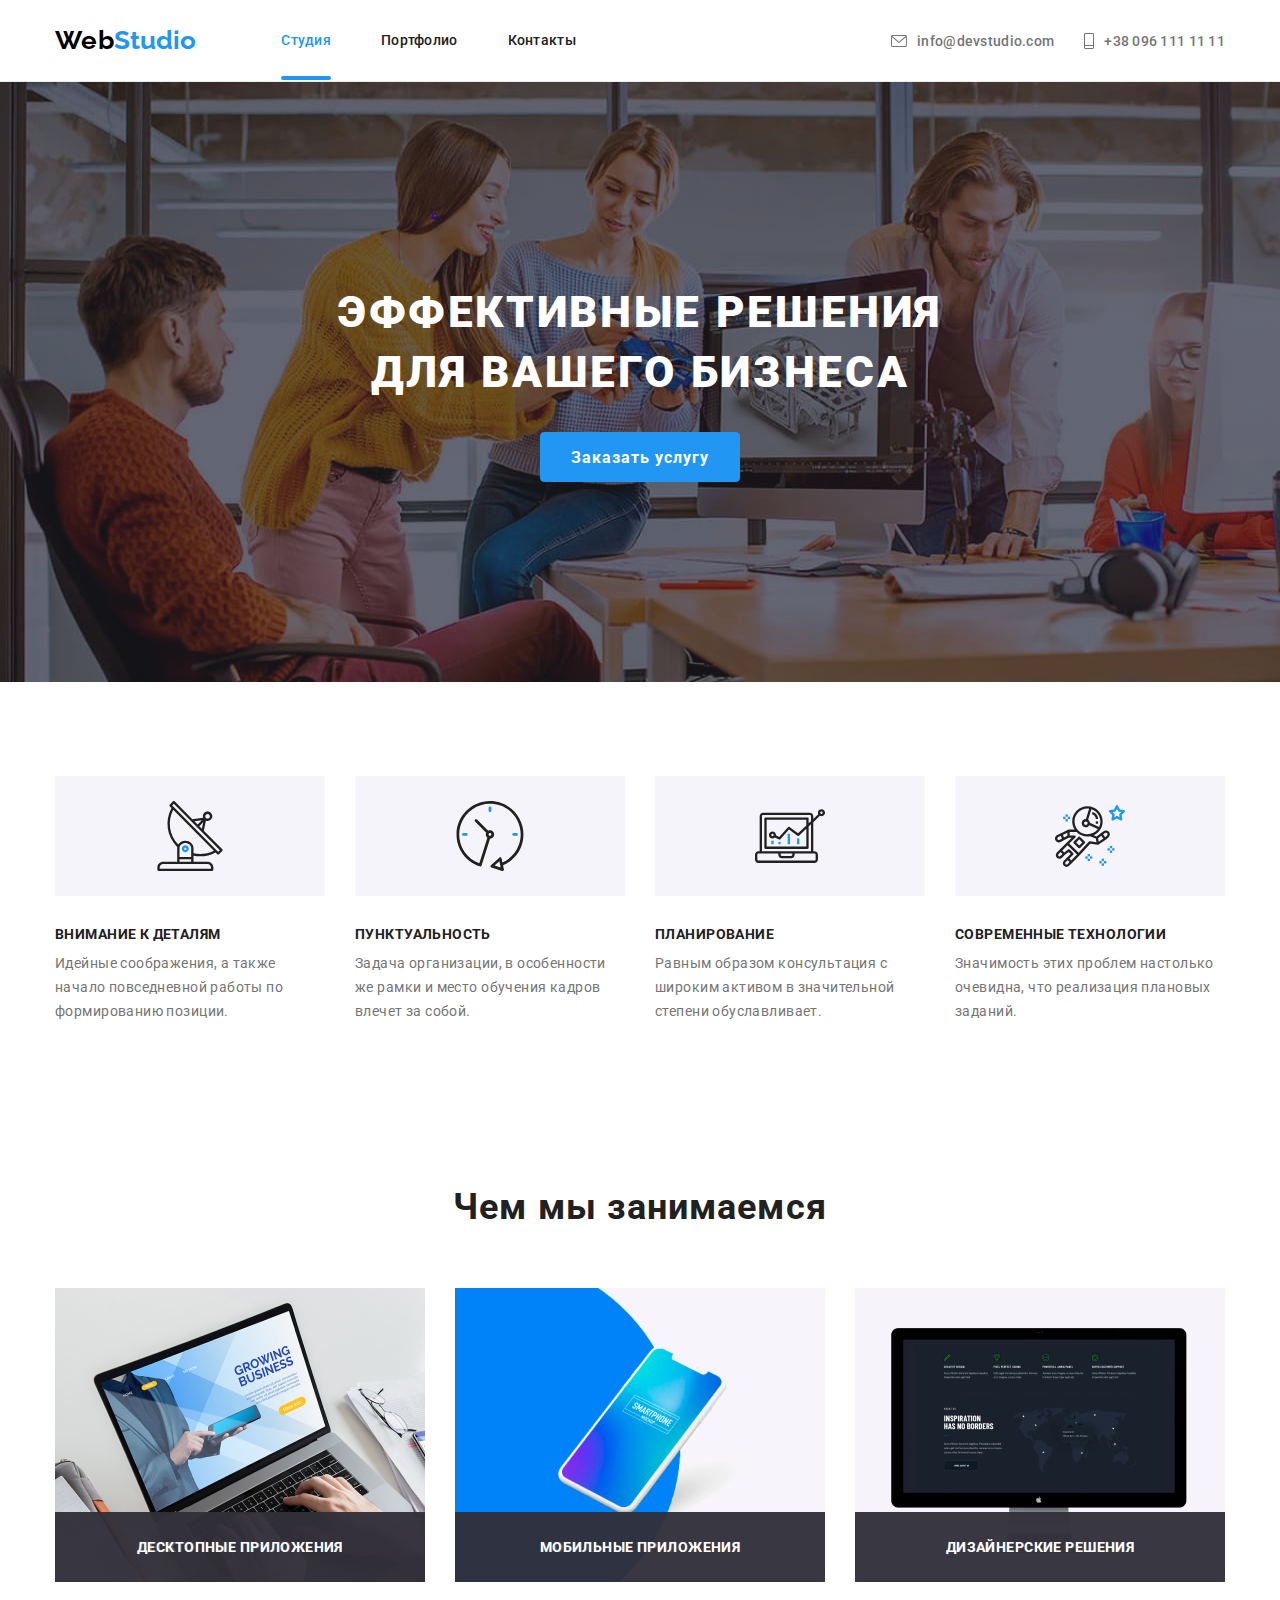
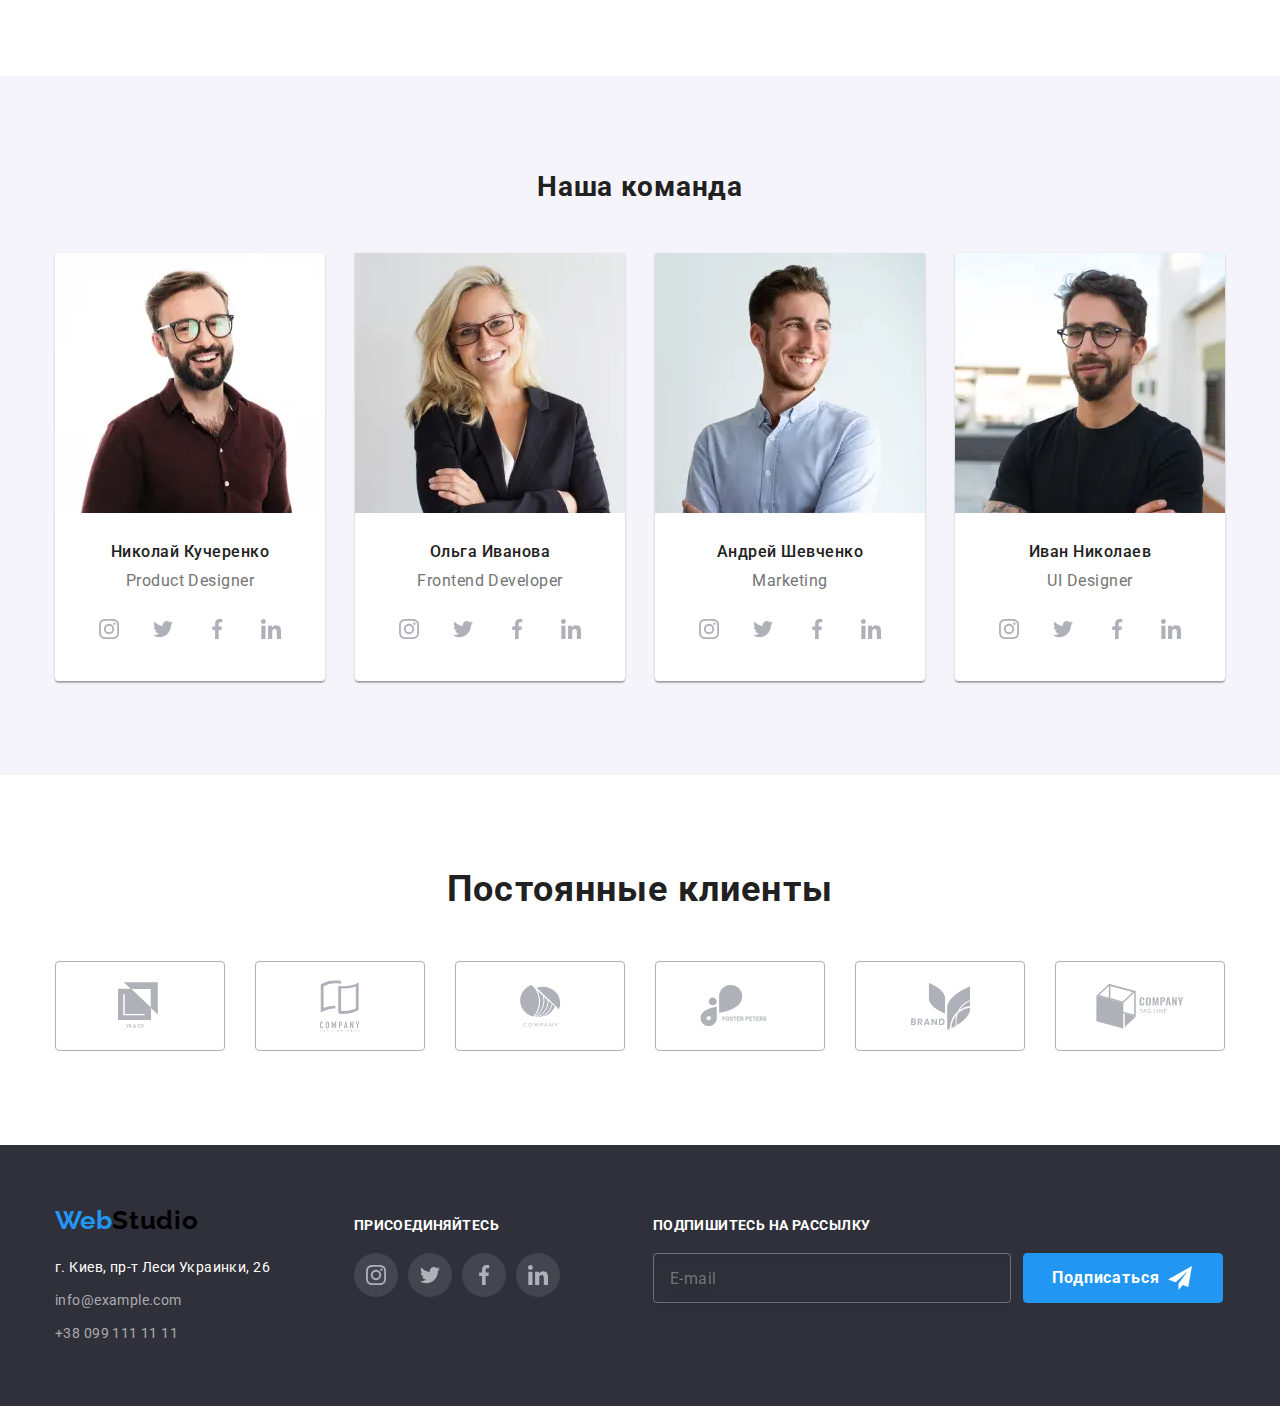
<file: index.html>
<!DOCTYPE html>
<html lang="ru">
  <head>
    <meta charset="UTF-8" />
    <meta name="viewport" content="width=device-width, initial-scale=1.0" />
    <title>Вебстудия</title>
    <link
      rel="stylesheet"
      href="https://cdnjs.cloudflare.com/ajax/libs/modern-normalize/1.0.0/modern-normalize.css"
    />
    <link
      href="https://fonts.googleapis.com/css2?family=Raleway:wght@700&family=Roboto:wght@400;500;700;900&display=swap"
      rel="stylesheet"
    />
    <link rel="stylesheet" href="./css/main.min.css" />
  </head>
  <body>
    <!-- Header -->
    <header class="header">
      <div class="container">
        <a class="logo link" href="./index.html" aria-label="логотип Веб Студия">
          <span class="logo-word link">Web</span>Studio
        </a>
        <button type="button" class="menu-button" aria-expanded="false" aria-controls="menu-container" data-menu-button>
          <svg class="menu-icon" width="30" height="30" aria-label="переключатель мобильного меню">
            <use class="menu-close"  href="./images/sprite.svg#close-menu"></use>
            <use class="menu-open"  href="./images/sprite.svg#menu"></use>
          </svg>
        </button>
    
        <div class="menu-container" id="menu-container" data-menu>
          <nav class="navigation">
            <ul class="navigation-list list">
              <li class="navigation-list-item">
                <a class="navigation-list-link link current" href="./index.html">Студия
                </a>
              </li>
              <li class="navigation-list-item">
                <a class="navigation-list-link link" href="./portfolio.html">Портфолио</a>
              </li>
              <li class="navigation-list-item">
                <a class="navigation-list-link link" href="#">Контакты</a>
              </li>
            </ul>
          </nav>
    
          <address class="address">
            <ul class="address-list list">
              <li class="address-list-item">
                <a class="address-list-link link" href="mailto:info@devstudio.com">
                  <svg class="mail-svg" width="16px" height="12px">
                    <use href="./images/sprite.svg#envelope"></use>
                  </svg>
                  info@devstudio.com
                </a>
              </li>
              <li class="address-list-item">
                <a class="address-list-link link" href="tel:+380961111111"><svg class="phone-svg" width="10px"
                    height="16px">
                    <use href="./images/sprite.svg#telephone"></use>
                  </svg>
                  +38 096 111 11 11
                </a>
              </li>
            </ul>
          </address>
        </div>
      </div>
    </header>

    <main>
      <!-- Hero -->
      <section class="hero">
        <div class="container">
          <h1 class="hero-title">
            Эффективные решения <br />
            для вашего бизнеса
          </h1>
          <button class="modal-btn" type="button" data-modal-open>
            Заказать услугу
          </button>
        </div>
      </section>

      <!-- about us-->
      <section class="about">
        <div class="container">
          <ul class="about-list list">
            <li class="about-list-item icon-1">
              <h3 class="about-list-title">Внимание к деталям</h3>
              <p class="about-list-text">
                Идейные соображения, а также начало повседневной работы по
                формированию позиции.
              </p>
            </li>
            <li class="about-list-item icon-2">
              <h3 class="about-list-title">Пунктуальность</h3>
              <p class="about-list-text">
                Задача организации, в особенности же рамки и место обучения
                кадров влечет за собой.
              </p>
            </li>
            <li class="about-list-item icon-3">
              <h3 class="about-list-title">Планирование</h3>
              <p class="about-list-text">
                Равным образом консультация с широким активом в значительной
                степени обуславливает.
              </p>
            </li>
            <li class="about-list-item icon-4">
              <h3 class="about-list-title">Современные технологии</h3>
              <p class="about-list-text">
                Значимость этих проблем настолько очевидна, что реализация
                плановых заданий.
              </p>
            </li>
          </ul>
        </div>
      </section>

      <!-- products -->
      <section class="products section">
        <div class="container">
          <h2 class="products-title">Чем мы занимаемся</h2>
          <ul class="products-list list">
            <li class="products-list-item">
              <img
                class="products-list-img"
                src="./images/about-us/about-us-1.jpg"
                alt="Ноутбук"
                width="370"
                height="294"
              />
              <div class="products-overlay">
                <p class="products-text">Десктопные приложения</p>
              </div>
            </li>
            <li class="products-list-item">
              <img
                class="products-list-img"
                src="./images/about-us/about-us-2.jpg"
                alt="смартфон"
                width="370"
                height="294"
              />
              <div class="products-overlay">
                <p class="products-text">Мобильные приложения</p>
              </div>
            </li>
            <li class="products-list-item">
              <img
                class="products-list-img"
                src="./images/about-us/about-us-3.jpg"
                alt="персональный компьютер"
                width="370"
                height="294"
              />
              <div class="products-overlay">
                <p class="products-text">Дизайнерские решения</p>
              </div>
            </li>
          </ul>
        </div>
      </section>

      <!-- our team-->
      <section class="team section">
        <div class="container">
          <h2 class="team-title">Наша команда</h2>
          <ul class="team-list list">
            <li class="team-list-member">
              <picture>
                <source
                  srcset="
                    ./images/team/team-desctop-1.webp    1x,
                    ./images/team/team-desctop-1@2x.webp 2x
                  "
                  media="(min-width: 1200px)"
                  type="image/webp"
                />
                <source
                  srcset="
                    ./images/team/team-desctop-1.jpg    1x,
                    ./images/team/team-desctop-1@2x.jpg 2x
                  "
                  media="(min-width: 1200px)"
                />
                <source
                  srcset="
                    ./images/team/team-tablet-1.webp    1x,
                    ./images/team/team-tablet-1@2x.webp 2x
                  "
                  media="(min-width: 768px)"
                  type="image/webp"
                />
                <source
                  srcset="
                    ./images/team/team-tablet-1.jpg    1x,
                    ./images/team/team-tablet-1@2x.jpg 2x
                  "
                  media="(min-width: 768px)"
                />
                <source
                  srcset="
                    ./images/team/team-mobile-1.webp    1x,
                    ./images/team/team-mobile-1@2x.webp 2x
                  "
                  media="(min-width: 480px)"
                  type="image/webp"
                />
                <source
                  srcset="
                    ./images/team/team-mobile-1.jpg    1x,
                    ./images/team/team-mobile-1@2x.jpg 2x
                  "
                  media="(min-width: 480px)"
                />
                <img
                  class="team-list-img"
                  src="./images/team/team-desctop-1.jpg"
                  alt="Николай улыбается"
                />
              </picture>
              <div class="team-list-content">
                <h3 class="team-list-name">Николай Кучеренко</h3>
                <p class="team-list-prof" lang="en">Product Designer</p>
                <ul class="social-list list">
                  <li class="social-list-item">
                    <a class="social-list-link" href="">
                      <svg class="social-list-svg">
                        <use href="./images/sprite.svg#instagram"></use>
                      </svg>
                    </a>
                  </li>
                  <li class="social-list-item">
                    <a class="social-list-link" href="">
                      <svg class="social-list-svg">
                        <use href="./images/sprite.svg#twitter"></use>
                      </svg>
                    </a>
                  </li>
                  <li class="social-list-item">
                    <a class="social-list-link" href="">
                      <svg class="social-list-svg">
                        <use href="./images/sprite.svg#facebook"></use>
                      </svg>
                    </a>
                  </li>
                  <li class="social-list-item">
                    <a class="social-list-link" href="">
                      <svg class="social-list-svg">
                        <use href="./images/sprite.svg#linkedin"></use>
                      </svg>
                    </a>
                  </li>
                </ul>
              </div>
            </li>
            <li class="team-list-member">
              <picture>
                <source
                  srcset="
                    ./images/team/team-desctop-2.webp    1x,
                    ./images/team/team-desctop-2@2x.webp 2x
                  "
                  media="(min-width: 1200px)"
                  type="image/webp"
                />
                <source
                  srcset="
                    ./images/team/team-desctop-2.jpg    1x,
                    ./images/team/team-desctop-2@2x.jpg 2x
                  "
                  media="(min-width: 1200px)"
                />
                <source
                  srcset="
                    ./images/team/team-tablet-2.webp    1x,
                    ./images/team/team-tablet-2@2x.webp 2x
                  "
                  media="(min-width: 768px)"
                  type="image/webp"
                />
                <source
                  srcset="
                    ./images/team/team-tablet-2.jpg    1x,
                    ./images/team/team-tablet-2@2x.jpg 2x
                  "
                  media="(min-width: 768px)"
                />
                <source
                  srcset="
                    ./images/team/team-mobile-2.webp    1x,
                    ./images/team/team-mobile-2@2x.webp 2x
                  "
                  media="(min-width: 480px)"
                  type="image/webp"
                />
                <source
                  srcset="
                    ./images/team/team-mobile-2.jpg    1x,
                    ./images/team/team-mobile-2@2x.jpg 2x
                  "
                  media="(min-width: 480px)"
                />
                <img
                  class="team-list-img"
                  src="./images/team/team-desctop-2.jpg"
                  alt="Ольга улыбается"
                />
              </picture>
              <div class="team-list-content">
                <h3 class="team-list-name">Ольга Иванова</h3>
                <p class="team-list-prof" lang="en">Frontend Developer</p>
                <ul class="social-list list">
                  <li class="social-list-item">
                    <a class="social-list-link" href="">
                      <svg class="social-list-svg">
                        <use href="./images/sprite.svg#instagram"></use>
                      </svg>
                    </a>
                  </li>
                  <li class="social-list-item">
                    <a class="social-list-link" href="">
                      <svg class="social-list-svg">
                        <use href="./images/sprite.svg#twitter"></use>
                      </svg>
                    </a>
                  </li>
                  <li class="social-list-item">
                    <a class="social-list-link" href="">
                      <svg class="social-list-svg">
                        <use href="./images/sprite.svg#facebook"></use>
                      </svg>
                    </a>
                  </li>
                  <li class="social-list-item">
                    <a class="social-list-link" href="">
                      <svg class="social-list-svg">
                        <use href="./images/sprite.svg#linkedin"></use>
                      </svg>
                    </a>
                  </li>
                </ul>
              </div>
            </li>
            <li class="team-list-member">
              <picture>
                <source
                  srcset="
                    ./images/team/team-desctop-3.webp    1x,
                    ./images/team/team-desctop-3@2x.webp 2x
                  "
                  media="(min-width: 1200px)"
                  type="image/webp"
                />
                <source
                  srcset="
                    ./images/team/team-desctop-3.jpg    1x,
                    ./images/team/team-desctop-3@2x.jpg 2x
                  "
                  media="(min-width: 1200px)"
                />
                <source
                  srcset="
                    ./images/team/team-tablet-3.webp    1x,
                    ./images/team/team-tablet-3@2x.webp 2x
                  "
                  media="(min-width: 768px)"
                  type="image/webp"
                />
                <source
                  srcset="
                    ./images/team/team-tablet-3.jpg    1x,
                    ./images/team/team-tablet-3@2x.jpg 2x
                  "
                  media="(min-width: 768px)"
                />
                <source
                  srcset="
                    ./images/team/team-mobile-3.webp    1x,
                    ./images/team/team-mobile-3@2x.webp 2x
                  "
                  media="(min-width: 480px)"
                  type="image/webp"
                />
                <source
                  srcset="
                    ./images/team/team-mobile-3.jpg    1x,
                    ./images/team/team-mobile-3@2x.jpg 2x
                  "
                  media="(min-width: 480px)"
                />
                <img
                  class="team-list-img"
                  src="./images/team/team-desctop-3.jpg"
                  alt="Андрей задумчиво смотрит в сторону"
                />
              </picture>
              <div class="team-list-content">
                <h3 class="team-list-name">Андрей Шевченко</h3>
                <p class="team-list-prof" lang="en">Marketing</p>
                <ul class="social-list list">
                  <li class="social-list-item">
                    <a class="social-list-link" href="">
                      <svg class="social-list-svg">
                        <use href="./images/sprite.svg#instagram"></use>
                      </svg>
                    </a>
                  </li>
                  <li class="social-list-item">
                    <a class="social-list-link" href="">
                      <svg class="social-list-svg">
                        <use href="./images/sprite.svg#twitter"></use>
                      </svg>
                    </a>
                  </li>
                  <li class="social-list-item">
                    <a class="social-list-link" href="">
                      <svg class="social-list-svg">
                        <use href="./images/sprite.svg#facebook"></use>
                      </svg>
                    </a>
                  </li>
                  <li class="social-list-item">
                    <a class="social-list-link" href="">
                      <svg class="social-list-svg">
                        <use href="./images/sprite.svg#linkedin"></use>
                      </svg>
                    </a>
                  </li>
                </ul>
              </div>
            </li>
            <li class="team-list-member">
              <picture>
                <source
                  srcset="
                    ./images/team/team-desctop-4.webp    1x,
                    ./images/team/team-desctop-4@2x.webp 2x
                  "
                  media="(min-width: 1200px)"
                  type="image/webp"
                />
                <source
                  srcset="
                    ./images/team/team-desctop-4.jpg    1x,
                    ./images/team/team-desctop-4@2x.jpg 2x
                  "
                  media="(min-width: 1200px)"
                />
                <source
                  srcset="
                    ./images/team/team-tablet-4.webp    1x,
                    ./images/team/team-tablet-4@2x.webp 2x
                  "
                  media="(min-width: 768px)"
                  type="image/webp"
                />
                <source
                  srcset="
                    ./images/team/team-tablet-4.jpg    1x,
                    ./images/team/team-tablet-4@2x.jpg 2x
                  "
                  media="(min-width: 768px)"
                />
                <source
                  srcset="
                    ./images/team/team-mobile-4.webp    1x,
                    ./images/team/team-mobile-4@2x.webp 2x
                  "
                  media="(min-width: 480px)"
                  type="image/webp"
                />
                <source
                  srcset="
                    ./images/team/team-mobile-4.jpg    1x,
                    ./images/team/team-mobile-4@2x.jpg 2x
                  "
                  media="(min-width: 480px)"
                />
                <img
                  class="team-list-img"
                  src="./images/team/team-desctop-4.jpg"
                  alt="Иван улыбается"
                />
              </picture>
              <div class="team-list-content">
                <h3 class="team-list-name">Иван Николаев</h3>
                <p class="team-list-prof" lang="en">UI Designer</p>
                <ul class="social-list list">
                  <li class="social-list-item">
                    <a class="social-list-link" href="">
                      <svg class="social-list-svg">
                        <use href="./images/sprite.svg#instagram"></use>
                      </svg>
                    </a>
                  </li>
                  <li class="social-list-item">
                    <a class="social-list-link" href="">
                      <svg class="social-list-svg">
                        <use href="./images/sprite.svg#twitter"></use>
                      </svg>
                    </a>
                  </li>
                  <li class="social-list-item">
                    <a class="social-list-link" href="">
                      <svg class="social-list-svg">
                        <use href="./images/sprite.svg#facebook"></use>
                      </svg>
                    </a>
                  </li>
                  <li class="social-list-item">
                    <a class="social-list-link" href="">
                      <svg class="social-list-svg">
                        <use href="./images/sprite.svg#linkedin"></use>
                      </svg>
                    </a>
                  </li>
                </ul>
              </div>
            </li>
          </ul>
        </div>
      </section>

      <!-- Clients -->
      <section class="clients section">
        <h2 class="clients-title">Постоянные клиенты</h2>
        <div class="container">
          <ul class="clients-list list">
            <li class="clients-list-item">
              <svg class="clients-svg" width="44px" height="49px">
                <use href="./images/sprite.svg#logo-1"></use>
              </svg>
            </li>
            <li class="clients-list-item">
              <svg class="clients-svg" width="40px" height="52px">
                <use href="./images/sprite.svg#logo-2"></use>
              </svg>
            </li>
            <li class="clients-list-item">
              <svg class="clients-svg" width="41px" height="42px">
                <use href="./images/sprite.svg#logo-3"></use>
              </svg>
            </li>
            <li class="clients-list-item">
              <svg class="clients-svg" width="80px" height="42px">
                <use href="./images/sprite.svg#logo-4"></use>
              </svg>
            </li>
            <li class="clients-list-item">
              <svg class="clients-svg" width="59px" height="47px">
                <use href="./images/sprite.svg#logo-5"></use>
              </svg>
            </li>
            <li class="clients-list-item">
              <svg class="clients-svg" width="88px" height="45px">
                <use href="./images/sprite.svg#logo-6"></use>
              </svg>
            </li>
          </ul>
        </div>
      </section>
    </main>

    <footer class="footer">
      <div class="container">
        <!-- Contacts -->
        <div class="wrap">
        <section class="footer-address">
          <div class="address-wrapper">
            <a
              class="logo link"
              href="./index.html"
              aria-label="логотип Веб Студия"
              lang="en"
              >Web <span class="logo-word link">Studio</span></a
            >
          
            <address class="address">
              <ul class="footer-address-list list">
                <li class="footer-address-item">
                  <a
                    class="footer-address-map link"
                    href="https://goo.gl/maps/z1eApNmuFo8rXxbb8"
                    target="blank"
                    >г. Киев, пр-т Леси Украинки, 26</a
                  >
                </li>
                <li class="footer-address-item">
                  <a
                    class="footer-address-link link"
                    href="mailto:info@devstudio.com"
                    >info@example.com</a
                  >
                </li>
                <li class="footer-address-item">
                  <a class="footer-address-link link" href="tel:+380991111111"
                    >+38 099 111 11 11</a
                  >
                </li>
              </ul>
            </address>
          </div>
        </section>

        <!-- Social media -->
        <section class="social">
          <div class="social-wrapper">
            <h2 class="social-title">присоединяйтесь</h2>
            <ul class="social-list list">
              <li class="social-list-item">
                <a class="social-list-link link" href="">
                  <svg class="social-list-svg">
                    <use href="./images/sprite.svg#instagram"></use>
                  </svg>
                </a>
              </li>
              <li class="social-list-item">
                <a class="social-list-link link" href="">
                  <svg class="social-list-svg">
                    <use href="./images/sprite.svg#twitter"></use>
                  </svg>
                </a>
              </li>
              <li class="social-list-item">
                <a class="social-list-link link" href="">
                  <svg class="social-list-svg">
                    <use href="./images/sprite.svg#facebook"></use>
                  </svg>
                </a>
              </li>
              <li class="social-list-item">
                <a class="social-list-link link" href="">
                  <svg class="social-list-svg">
                    <use href="./images/sprite.svg#linkedin"></use>
                  </svg>
                </a>
              </li>
            </ul>
          </div>
        </section>
        </div>

        <!-- Mail-->
        <section class="mail">
          <div class="mail-wrapper">
          <h2 class="mail-title">Подпишитесь на рассылку</h2>
          <form action="#" class="mail-form">
            <input
              type="text"
              name="user-mail"
              class="mail-form-input"
              placeholder="E-mail"
            />
            <button class="mail-btn" type="submit">Подписаться</button>
          </form>
          </div>
        </section>
      </div>
    </footer>

    <!-- MODAL-WINDOW-->
    <div class="backdrop is-hidden" data-modal>
      <div class="modal">
        <button type="button" class="close-button" data-modal-close>
          <svg class="close-button-svg" width="18px" height="18px">
            <use href="./images/sprite.svg#close-icon"></use>
          </svg>
        </button>
        <form action="" class="modal-form">
          <h2 class="modal-title">Оставьте свои данные, мы вам перезвоним</h2>

          <label class="modal-form-label">
            <span class="label-text">Имя</span>
            <span class="modal-form-input-wrapper">
              <input type="text" name="user-name" class="modal-form-input" />
              <svg width="12" height="12" class="modal-form-svg">
                <use href="./images/sprite.svg#name"></use>
              </svg>
            </span>
          </label>

          <label class="modal-form-label">
            <span class="label-text">Телефон</span>
            <span class="modal-form-input-wrapper">
              <input type="tel" name="user-phone" class="modal-form-input" />
              <svg width="13" height="13" class="modal-form-svg">
                <use href="./images/sprite.svg#phone"></use>
              </svg>
            </span>
          </label>

          <label class="modal-form-label">
            <span class="label-text">Почта</span>
            <span class="modal-form-input-wrapper">
              <input type="email" name="user-mail" class="modal-form-input" />
              <svg width="18" height="18" class="modal-form-svg">
                <use href="./images/sprite.svg#mail"></use>
              </svg>
            </span>
          </label>

          <label class="modal-form-label">
            <span class="label-text">Комментарий</span>
            <textarea
              name="message"
              class="modal-form-message"
              placeholder="Введите текст"
            ></textarea>
          </label>

          <input
            type="checkbox"
            name="user-policy"
            id="user-policy"
            value="accept-policy"
            class="modal-form-policy visually-hidden"
          />
          <label for="user-policy" class="modal-policy-label"
            >Соглашаюсь с рассылкой и принимаю
            <a class="modal-policy-label-link" href="">Условия договора</a>
          </label>

          <button type="submit" class="modal-form-button">Отправить</button>
        </form>
      </div>
    </div>

    <script src="./js/menu.js"></script>
    <script src="./js/modal.js"></script>
  </body>
</html>
</file>
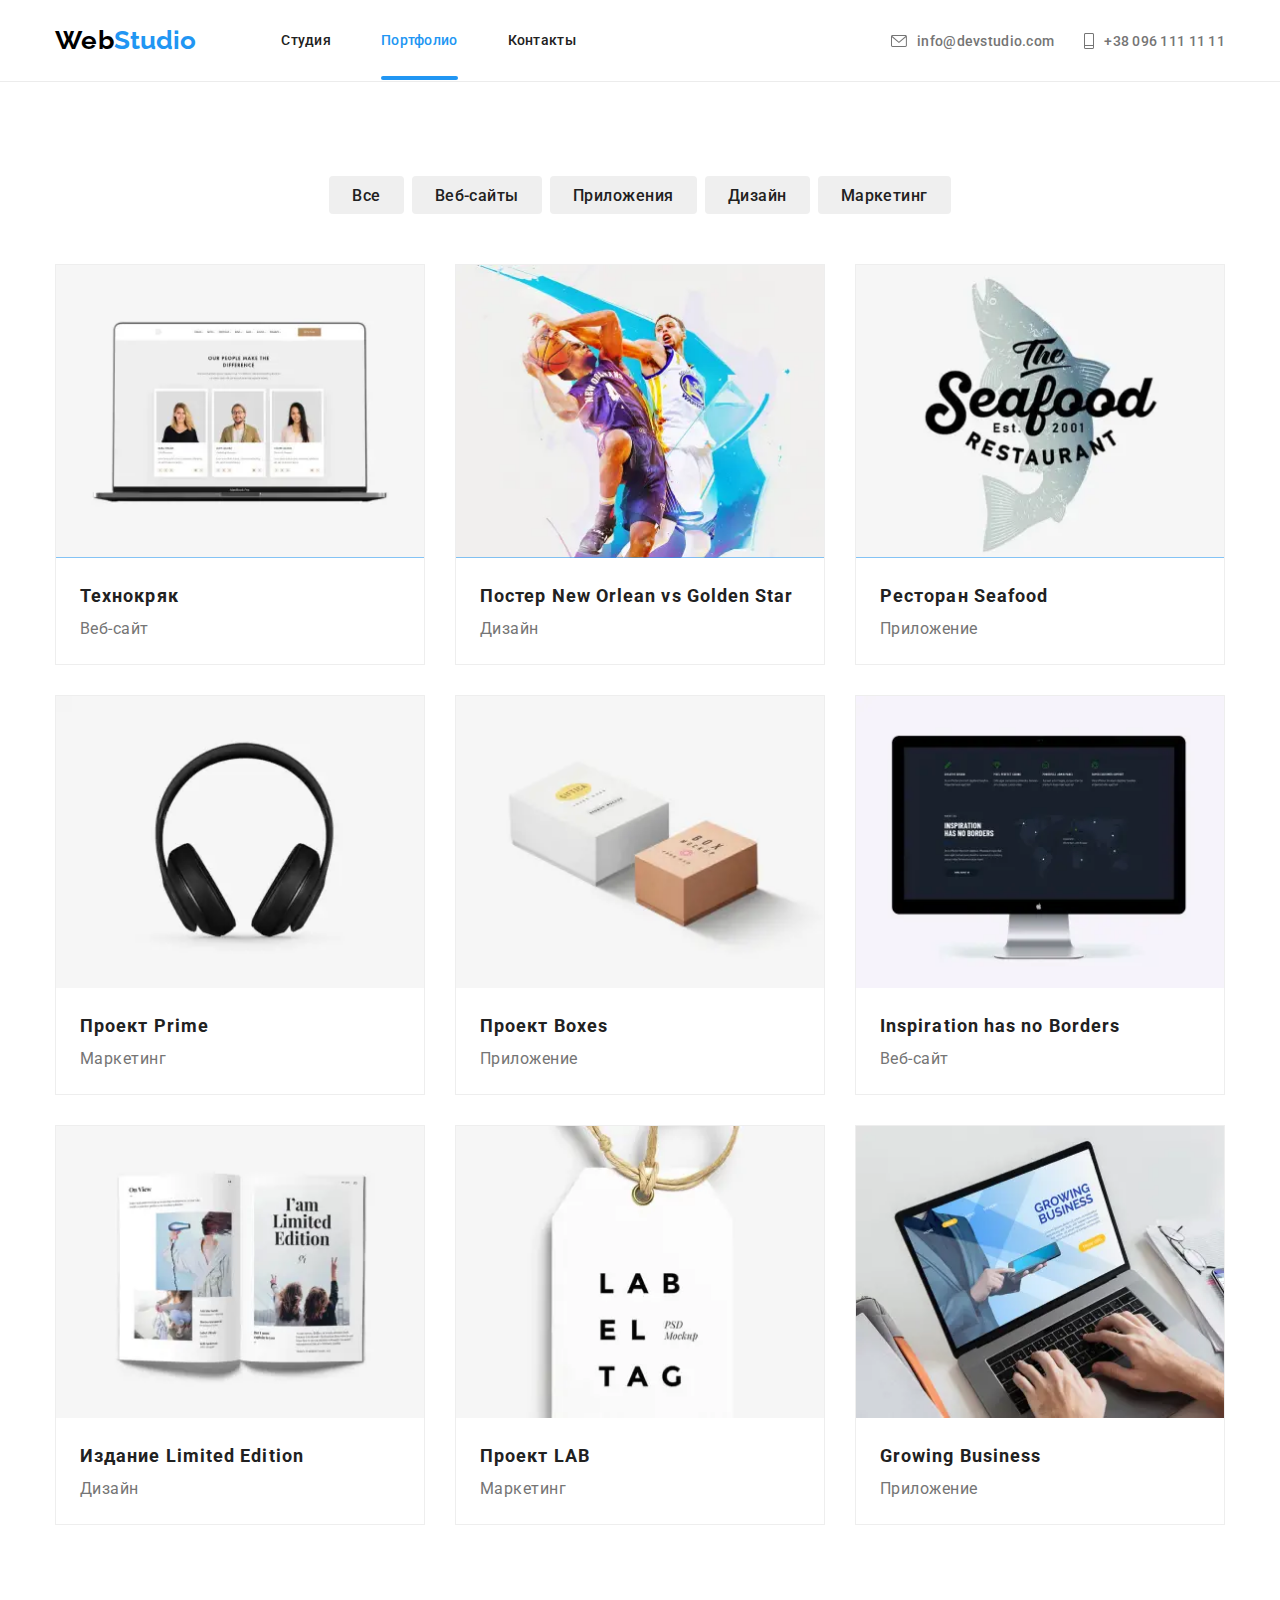
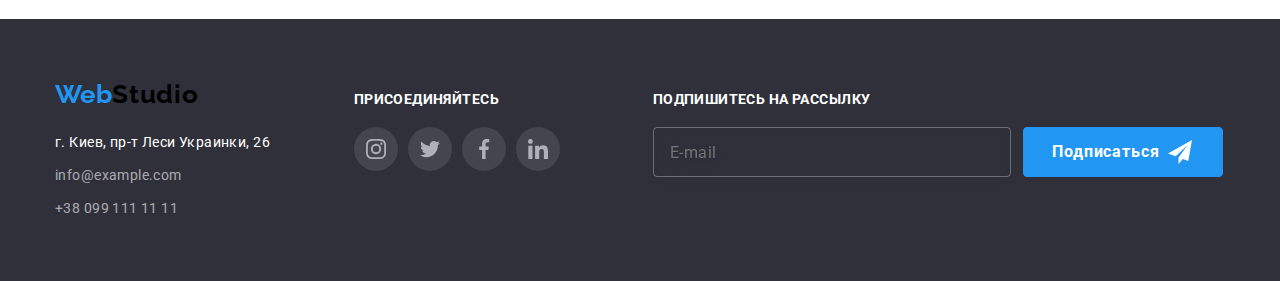
<file: portfolio.html>
<!DOCTYPE html>
<html lang="en">
  <head>
    <meta charset="UTF-8" />
    <meta name="viewport" content="width=device-width, initial-scale=1.0" />
    <title>Portfolio</title>
    <link
      rel="stylesheet"
      href="https://cdnjs.cloudflare.com/ajax/libs/modern-normalize/1.0.0/modern-normalize.css"
    />
    <link
      href="https://fonts.googleapis.com/css2?family=Raleway:wght@700&family=Roboto:wght@400;500;700;900&display=swap"
      rel="stylesheet"
    />
    <link rel="stylesheet" href="./css/portfolio.min.css" />
  </head>

  <body>
    <!-- Header -->
    <header class="header">
      <div class="container">
        <a class="logo link" href="./index.html" aria-label="логотип Веб Студия">
          <span class="logo-word link">Web</span>Studio
        </a>
        <button type="button" class="menu-button" aria-expanded="false" aria-controls="menu-container" data-menu-button>
          <svg class="menu-icon" width="30" height="30" aria-label="переключатель мобильного меню">
            <use class="menu-close" href="./images/sprite.svg#close-menu"></use>
            <use class="menu-open" href="./images/sprite.svg#menu"></use>
          </svg>
        </button>
    
        <div class="menu-container" id="menu-container" data-menu>
          <nav class="navigation">
            <ul class="navigation-list list">
              <li class="navigation-list-item">
                <a class="navigation-list-link link" href="./index.html">Студия
                </a>
              </li>
              <li class="navigation-list-item">
                <a class="navigation-list-link link current" href="./portfolio.html">Портфолио</a>
              </li>
              <li class="navigation-list-item">
                <a class="navigation-list-link link" href="#">Контакты</a>
              </li>
            </ul>
          </nav>
    
          <address class="address">
            <ul class="address-list list">
              <li class="address-list-item">
                <a class="address-list-link link" href="mailto:info@devstudio.com">
                  <svg class="mail-svg" width="16px" height="12px">
                    <use href="./images/sprite.svg#envelope"></use>
                  </svg>
                  info@devstudio.com
                </a>
              </li>
              <li class="address-list-item">
                <a class="address-list-link link" href="tel:+380961111111"><svg class="phone-svg" width="10px"
                    height="16px">
                    <use href="./images/sprite.svg#telephone"></use>
                  </svg>
                  +38 096 111 11 11
                </a>
              </li>
            </ul>
          </address>
        </div>
      </div>
    </header>

    <main>
      <section class="portfolio section">
        <h1 class="visually-hidden">Portfolio</h1>
        <div class="container">
          <div class="buttons">
            <ul class="buttons-list list">
              <li class="buttons-list-item">
                <button class="portfolio-btn btn" type="button">Все</button>
              </li>
              <li class="buttons-list-item">
                <button class="portfolio-btn btn" type="button">
                  Веб-сайты
                </button>
              </li>
              <li class="buttons-list-item">
                <button class="portfolio-btn btn" type="button">
                  Приложения
                </button>
              </li>
              <li class="buttons-list-item">
                <button class="portfolio-btn btn" type="button">Дизайн</button>
              </li>
              <li class="buttons-list-item">
                <button class="portfolio-btn btn" type="button">
                  Маркетинг
                </button>
              </li>
            </ul>
          </div>

          <div class="works">
            <ul class="works-list list">
              <li class="works-list-item">
                <a class="works-list-link link" href="">
                  <div class="works-thumb">
                    <picture>
                      <source srcset="./images/portfolio/work-desctop-1.webp 1x, ./images/portfolio/work-desctop-1@2x.webp 2x"
                        media="(min-width: 1200px)" type="image/webp">
                      <source srcset="./images/portfolio/work-desctop-1.jpg 1x, ./images/portfolio/work-desctop-1@2x.jpg 2x"
                        media="(min-width: 1200px)">
                      <source srcset="./images/portfolio/work-tablet-1.webp 1x, ./images/portfolio/work-tablet-1@2x.webp 2x" media="(min-width: 768px)"
                        type="image/webp">
                      <source srcset="./images/portfolio/work-tablet-1.jpg 1x, ./images/portfolio/work-tablet-1@2x.jpg 2x" media="(min-width: 768px)">
                      <source srcset="./images/portfolio/work-mobile-1.webp 1x, ./images/portfolio/work-mobile-1@2x.webp 2x" media="(min-width: 480px)"
                        type="image/webp">
                      <source srcset="./images/portfolio/work-mobile-1.jpg 1x, ./images/team/work-mobile-1@2x.jpg 2x" media="(min-width: 480px)">
                    <img class="works-list-img" src="./images/portfolio/work-desctop-1.jpg" alt="открыт сайт на ноутбуке"/>
                    </picture>
                      <div class="works-overlay">
                       <div class="works-text">
                        <p>Технокряк это современная площадка распространения коронавируса. Компании используют эту платформу для цифрового
  шпионажа и атак на защищённые сервера конкурентов.</p>
                       </div>
                      </div>
                    
                  </div>
                  
                </a>
                
                <div class="work-link-content">
                  <h2 class="works-list-title">Технокряк</h2>
                  <p class="works-list-text">Веб-сайт</p>
                </div>
              </li>
              <li class="works-list-item">
                <a class="works-list-link link" href="">
                  <div class="works-thumb">
                    <picture>
                      <source srcset="./images/portfolio/work-desctop-2.webp 1x, ./images/portfolio/work-desctop-2@2x.webp 2x"
                        media="(min-width: 1200px)" type="image/webp">
                      <source srcset="./images/portfolio/work-desctop-2.jpg 1x, ./images/portfolio/work-desctop-2@2x.jpg 2x"
                        media="(min-width: 1200px)">
                      <source srcset="./images/portfolio/work-tablet-2.webp 1x, ./images/portfolio/work-tablet-2@2x.webp 2x"
                        media="(min-width: 768px)" type="image/webp">
                      <source srcset="./images/portfolio/work-tablet-2.jpg 1x, ./images/portfolio/work-tablet-2@2x.jpg 2x"
                        media="(min-width: 768px)">
                      <source srcset="./images/portfolio/work-mobile-2.webp 1x, ./images/portfolio/work-mobile-2@2x.webp 2x"
                        media="(min-width: 480px)" type="image/webp">
                      <source srcset="./images/portfolio/work-mobile-2.jpg 1x, ./images/team/work-mobile-2@2x.jpg 2x"
                        media="(min-width: 480px)">
                    <img
                    class="works-list-img"
                    src="./images/portfolio/poster.jpg"
                    alt="басскетбольный постер"/>
                    </picture>
                    <div class="works-overlay">
                      <div class="works-text">
                      <p>Технокряк это современная площадка распространения коронавируса. Компании используют эту платформу для цифрового
                        шпионажа и атак на защищённые сервера конкурентов.</p>
                     </div>
                    </div>
                  </div>
              </a>
                <div class="work-link-content">
                  <h2 class="works-list-title">
                    Постер <span lang="en">New Orlean vs Golden Star</span>
                  </h2>
                  <p class="works-list-text">Дизайн</p>
                </div>
              </li>
              <li class="works-list-item">
                <a class="works-list-link link" href="">
                  <div class="works-thumb">
                    <picture>
                      <source srcset="./images/portfolio/work-desctop-3.webp 1x, ./images/portfolio/work-desctop-3@2x.webp 2x"
                        media="(min-width: 1200px)" type="image/webp">
                      <source srcset="./images/portfolio/work-desctop-3.jpg 1x, ./images/portfolio/work-desctop-3@2x.jpg 2x"
                        media="(min-width: 1200px)">
                      <source srcset="./images/portfolio/work-tablet-3.webp 1x, ./images/portfolio/work-tablet-3@2x.webp 2x"
                        media="(min-width: 768px)" type="image/webp">
                      <source srcset="./images/portfolio/work-tablet-3.jpg 1x, ./images/portfolio/work-tablet-3@2x.jpg 2x"
                        media="(min-width: 768px)">
                      <source srcset="./images/portfolio/work-mobile-3.webp 1x, ./images/portfolio/work-mobile-3@2x.webp 2x"
                        media="(min-width: 480px)" type="image/webp">
                      <source srcset="./images/portfolio/work-mobile-3.jpg 1x, ./images/team/work-mobile-3@2x.jpg 2x"
                        media="(min-width: 480px)">
                    <img
                    class="works-list-img"
                    src="./images/portfolio/seafood.jpg"
                    alt="логотип рыбного ресторана"/>
                    </picture>
                    <div class="works-overlay">
                      <div class="works-text">
                        <p>Технокряк это современная площадка распространения коронавируса. Компании используют эту платформу для цифрового
                          шпионажа и атак на защищённые сервера конкурентов.</p>
                      </div>
                    </div>
                  </div>
                </a>
                <div class="work-link-content">
                  <h2 class="works-list-title">
                    Ресторан <span lang="en">Seafood</span>
                  </h2>
                  <p class="works-list-text">Приложение</p>
                </div>
              </li>
              <li class="works-list-item">
                <a class="works-list-link link" href="">
                  <div class="works-thumb">
                    <picture>
                      <source srcset="./images/portfolio/work-desctop-4.webp 1x, ./images/portfolio/work-desctop-4@2x.webp 2x"
                        media="(min-width: 1200px)" type="image/webp">
                      <source srcset="./images/portfolio/work-desctop-4.jpg 1x, ./images/portfolio/work-desctop-4@2x.jpg 2x"
                        media="(min-width: 1200px)">
                      <source srcset="./images/portfolio/work-tablet-4.webp 1x, ./images/portfolio/work-tablet-4@2x.webp 2x"
                        media="(min-width: 768px)" type="image/webp">
                      <source srcset="./images/portfolio/work-tablet-4.jpg 1x, ./images/portfolio/work-tablet-4@2x.jpg 2x"
                        media="(min-width: 768px)">
                      <source srcset="./images/portfolio/work-mobile-4.webp 1x, ./images/portfolio/work-mobile-4@2x.webp 2x"
                        media="(min-width: 480px)" type="image/webp">
                      <source srcset="./images/portfolio/work-mobile-4.jpg 1x, ./images/team/work-mobile-4@2x.jpg 2x"
                        media="(min-width: 480px)">
                    <img
                    class="works-list-img"
                    src="./images/portfolio/prime.jpg"
                    alt="фото наушников"/>
                    </picture>
                    <div class="works-overlay">
                      <div class="works-text">
                        <p>Технокряк это современная площадка распространения коронавируса. Компании используют эту платформу для цифрового
                          шпионажа и атак на защищённые сервера конкурентов.</p>
                      </div>
                    </div>
                  </div>
                </a>
                <div class="work-link-content">
                  <h2 class="works-list-title">
                    Проект <span lang="en">Prime</span>
                  </h2>
                  <p class="works-list-text">Маркетинг</p>
                </div>
              </li>
              <li class="works-list-item">
                <a class="works-list-link link" href="">
                  <div class="works-thumb">
                    <picture>
                      <source srcset="./images/portfolio/work-desctop-5.webp 1x, ./images/portfolio/work-desctop-5@2x.webp 2x"
                        media="(min-width: 1200px)" type="image/webp">
                      <source srcset="./images/portfolio/work-desctop-5.jpg 1x, ./images/portfolio/work-desctop-5@2x.jpg 2x"
                        media="(min-width: 1200px)">
                      <source srcset="./images/portfolio/work-tablet-5.webp 1x, ./images/portfolio/work-tablet-5@2x.webp 2x"
                        media="(min-width: 768px)" type="image/webp">
                      <source srcset="./images/portfolio/work-tablet-5.jpg 1x, ./images/portfolio/work-tablet-5@2x.jpg 2x"
                        media="(min-width: 768px)">
                      <source srcset="./images/portfolio/work-mobile-5.webp 1x, ./images/portfolio/work-mobile-5@2x.webp 2x"
                        media="(min-width: 480px)" type="image/webp">
                      <source srcset="./images/portfolio/work-mobile-5.jpg 1x, ./images/team/work-mobile-5@2x.jpg 2x"
                        media="(min-width: 480px)">
                    <img
                    class="works-list-img"
                    src="./images/portfolio/boxes.jpg"
                    alt="фото коробок"/>
                    </picture>
                    <div class="works-overlay">
                      <div class="works-text">
                        <p>Технокряк это современная площадка распространения коронавируса. Компании используют эту платформу для цифрового
                          шпионажа и атак на защищённые сервера конкурентов.</p>
                      </div>
                    </div>
                  </div>
                </a>
                <div class="work-link-content">
                  <h2 class="works-list-title">
                    Проект <span lang="en">Boxes</span>
                  </h2>
                  <p class="works-list-text">Приложение</p>
                </div>
              </li>
              <li class="works-list-item">
                <a class="works-list-link link" href="">
                  <div class="works-thumb">
                    <picture>
                      <source srcset="./images/portfolio/work-desctop-6.webp 1x, ./images/portfolio/work-desctop-6@2x.webp 2x"
                        media="(min-width: 1200px)" type="image/webp">
                      <source srcset="./images/portfolio/work-desctop-6.jpg 1x, ./images/portfolio/work-desctop-6@2x.jpg 2x"
                        media="(min-width: 1200px)">
                      <source srcset="./images/portfolio/work-tablet-6.webp 1x, ./images/portfolio/work-tablet-6@2x.webp 2x"
                        media="(min-width: 768px)" type="image/webp">
                      <source srcset="./images/portfolio/work-tablet-6.jpg 1x, ./images/portfolio/work-tablet-6@2x.jpg 2x"
                        media="(min-width: 768px)">
                      <source srcset="./images/portfolio/work-mobile-6.webp 1x, ./images/portfolio/work-mobile-6@2x.webp 2x"
                        media="(min-width: 480px)" type="image/webp">
                      <source srcset="./images/portfolio/work-mobile-6.jpg 1x, ./images/team/work-mobile-6@2x.jpg 2x"
                        media="(min-width: 480px)">
                    <img
                    class="works-list-img"
                    src="./images/portfolio/inspirations.jpg"
                    alt="макентош про"/>
                    </picture>
                    <div class="works-overlay">
                      <div class="works-text">
                        <p>Технокряк это современная площадка распространения коронавируса. Компании используют эту платформу для цифрового
                          шпионажа и атак на защищённые сервера конкурентов.</p>
                      </div>
                    </div>
                  </div>
                </a>
                <div class="work-link-content">
                  <h2 class="works-list-title" lang="en">
                    Inspiration has no Borders
                  </h2>
                  <p class="works-list-text">Веб-сайт</p>
                </div>
              </li>
              <li class="works-list-item">
                <a class="works-list-link link" href="">
                  <div class="works-thumb">
                    <picture>
                      <source srcset="./images/portfolio/work-desctop-7.webp 1x, ./images/portfolio/work-desctop-7@2x.webp 2x"
                        media="(min-width: 1200px)" type="image/webp">
                      <source srcset="./images/portfolio/work-desctop-7.jpg 1x, ./images/portfolio/work-desctop-7@2x.jpg 2x"
                        media="(min-width: 1200px)">
                      <source srcset="./images/portfolio/work-tablet-7.webp 1x, ./images/portfolio/work-tablet-7@2x.webp 2x"
                        media="(min-width: 768px)" type="image/webp">
                      <source srcset="./images/portfolio/work-tablet-7.jpg 1x, ./images/portfolio/work-tablet-7@2x.jpg 2x"
                        media="(min-width: 768px)">
                      <source srcset="./images/portfolio/work-mobile-7.webp 1x, ./images/portfolio/work-mobile-7@2x.webp 2x"
                        media="(min-width: 480px)" type="image/webp">
                      <source srcset="./images/portfolio/work-mobile-7.jpg 1x, ./images/team/work-mobile-7@2x.jpg 2x"
                        media="(min-width: 480px)">
                    <img
                    class="works-list-img"
                    src="./images/portfolio/limited-edition.jpg"
                    alt="открытый журнал"/>
                    </picture>
                    <div class="works-overlay">
                      <div class="works-text">
                        <p>Технокряк это современная площадка распространения коронавируса. Компании используют эту платформу для цифрового
                          шпионажа и атак на защищённые сервера конкурентов.</p>
                      </div>
                    </div>
                  </div>
                </a>
                <div class="work-link-content">
                  <h2 class="works-list-title">
                    Издание <span lang="en">Limited Edition</span>
                  </h2>
                  <p class="works-list-text">Дизайн</p>
                </div>
              </li>
              <li class="works-list-item">
                <a class="works-list-link link" href="">
                  <div class="works-thumb">
                    <picture>
                      <source srcset="./images/portfolio/work-desctop-8.webp 1x, ./images/portfolio/work-desctop-8@2x.webp 2x"
                        media="(min-width: 1200px)" type="image/webp">
                      <source srcset="./images/portfolio/work-desctop-8.jpg 1x, ./images/portfolio/work-desctop-8@2x.jpg 2x"
                        media="(min-width: 1200px)">
                      <source srcset="./images/portfolio/work-tablet-8.webp 1x, ./images/portfolio/work-tablet-8@2x.webp 2x"
                        media="(min-width: 768px)" type="image/webp">
                      <source srcset="./images/portfolio/work-tablet-8.jpg 1x, ./images/portfolio/work-tablet-8@2x.jpg 2x"
                        media="(min-width: 768px)">
                      <source srcset="./images/portfolio/work-mobile-8.webp 1x, ./images/portfolio/work-mobile-8@2x.webp 2x"
                        media="(min-width: 480px)" type="image/webp">
                      <source srcset="./images/portfolio/work-mobile-8.jpg 1x, ./images/team/work-mobile-8@2x.jpg 2x"
                        media="(min-width: 480px)">
                    <img
                    class="works-list-img"
                    src="./images/portfolio/lab.jpg"
                    alt="фото бирки"/>
                    </picture>
                    <div class="works-overlay">
                      <div class="works-text">
                        <p>Технокряк это современная площадка распространения коронавируса. Компании используют эту платформу для цифрового
                          шпионажа и атак на защищённые сервера конкурентов.</p>
                      </div>
                    </div>
                  </div>
                </a>
                <div class="work-link-content">
                  <h2 class="works-list-title">
                    Проект <span lang="en">LAB</span>
                  </h2>
                  <p class="works-list-text">Маркетинг</p>
                </div>
              </li>
              <li class="works-list-item">
                <a class="works-list-link link" href="">
                  <div class="works-thumb">
                    <picture>
                      <source srcset="./images/portfolio/work-desctop-9.webp 1x, ./images/portfolio/work-desctop-9@2x.webp 2x"
                        media="(min-width: 1200px)" type="image/webp">
                      <source srcset="./images/portfolio/work-desctop-9.jpg 1x, ./images/portfolio/work-desctop-9@2x.jpg 2x"
                        media="(min-width: 1200px)">
                      <source srcset="./images/portfolio/work-tablet-9.webp 1x, ./images/portfolio/work-tablet-9@2x.webp 2x"
                        media="(min-width: 768px)" type="image/webp">
                      <source srcset="./images/portfolio/work-tablet-9.jpg 1x, ./images/portfolio/work-tablet-9@2x.jpg 2x"
                        media="(min-width: 768px)">
                      <source srcset="./images/portfolio/work-mobile-9.webp 1x, ./images/portfolio/work-mobile-9@2x.webp 2x"
                        media="(min-width: 480px)" type="image/webp">
                      <source srcset="./images/portfolio/work-mobile-9.jpg 1x, ./images/team/work-mobile-9@2x.jpg 2x"
                        media="(min-width: 480px)">
                    <img
                    class="works-list-img"
                    src="./images/portfolio/business.jpg"
                    alt="кто-то печатает на ноутбуке"/>
                    </picture>
                    <div class="works-overlay">
                      <div class="works-text">
                        <p>Технокряк это современная площадка распространения коронавируса. Компании используют эту платформу для цифрового
                          шпионажа и атак на защищённые сервера конкурентов.</p>
                      </div>
                    </div>
                  </div>
                </a>
                <div class="work-link-content">
                  <h2 class="works-list-title" lang="en">Growing Business</h2>
                  <p class="works-list-text">Приложение</p>
                </div>
              </li>
            </ul>
          </div>
        </div>
      </section>
    </main>

    <footer class="footer">
      <div class="container">
        <!-- Contacts -->
        <div class="wrap">
          <section class="footer-address">
            <div class="address-wrapper">
              <a class="logo link" href="./index.html" aria-label="логотип Веб Студия" lang="en">Web <span
                  class="logo-word link">Studio</span></a>
    
              <address class="address">
                <ul class="footer-address-list list">
                  <li class="footer-address-item">
                    <a class="footer-address-map link" href="https://goo.gl/maps/z1eApNmuFo8rXxbb8" target="blank">г. Киев,
                      пр-т Леси Украинки, 26</a>
                  </li>
                  <li class="footer-address-item">
                    <a class="footer-address-link link" href="mailto:info@devstudio.com">info@example.com</a>
                  </li>
                  <li class="footer-address-item">
                    <a class="footer-address-link link" href="tel:+380991111111">+38 099 111 11 11</a>
                  </li>
                </ul>
              </address>
            </div>
          </section>
    
          <!-- Social media -->
          <section class="social">
            <div class="social-wrapper">
              <h2 class="social-title">присоединяйтесь</h2>
              <ul class="social-list list">
                <li class="social-list-item">
                  <a class="social-list-link link" href="">
                    <svg class="social-list-svg">
                      <use href="./images/sprite.svg#instagram"></use>
                    </svg>
                  </a>
                </li>
                <li class="social-list-item">
                  <a class="social-list-link link" href="">
                    <svg class="social-list-svg">
                      <use href="./images/sprite.svg#twitter"></use>
                    </svg>
                  </a>
                </li>
                <li class="social-list-item">
                  <a class="social-list-link link" href="">
                    <svg class="social-list-svg">
                      <use href="./images/sprite.svg#facebook"></use>
                    </svg>
                  </a>
                </li>
                <li class="social-list-item">
                  <a class="social-list-link link" href="">
                    <svg class="social-list-svg">
                      <use href="./images/sprite.svg#linkedin"></use>
                    </svg>
                  </a>
                </li>
              </ul>
            </div>
          </section>
        </div>
    
        <!-- Mail-->
        <section class="mail">
          <div class="mail-wrapper">
            <h2 class="mail-title">Подпишитесь на рассылку</h2>
            <form action="#" class="mail-form">
              <input type="text" name="user-mail" class="mail-form-input" placeholder="E-mail" />
              <button class="mail-btn" type="submit">Подписаться</button>
            </form>
          </div>
        </section>
      </div>
    </footer>

    <script src="./js/menu.js"></script>
  </body>
</html>
</file>
<file: css/main.min.css>
.visually-hidden{position:absolute !important;clip:rect(1px 1px 1px 1px);clip:rect(1px, 1px, 1px, 1px);padding:0 !important;border:0 !important;height:1px !important;width:1px !important;overflow:hidden}*,*::before,*::after{margin:0;padding:0}body{background-color:#ffffff;color:#757575;font-family:"Roboto",sans-serif;font-style:normal}.list{list-style:none}.link{text-decoration:none}.address{font-style:normal}img{display:block}:focus{outline:none}.section{padding-top:94px;padding-bottom:94px}.container{padding:0 15px}@media screen and (min-width: 480px){.container{width:480px;margin:0 auto}}@media screen and (min-width: 768px){.container{width:768px}}@media screen and (min-width: 1200px){.container{width:1200px}}.modal-btn{font-family:"Roboto",sans-serif;font-style:normal;font-weight:700;font-size:16px;line-height:1.875;letter-spacing:0.06em;text-align:center;display:inline-block;align-items:center;width:200px;height:50px;background:#2196f3;border-radius:4px;border:1px solid #2196f3;padding:10px 20px;color:#ffffff;margin-top:30px;margin-bottom:200px;cursor:pointer}.backdrop{position:fixed;top:0;left:0;width:100%;height:100%;background-color:rgba(0,0,0,0.2);transition:all 250ms cubic-bezier(0.4, 0, 0.2, 1)}.backdrop.is-hidden{opacity:0;visibility:hidden;pointer-events:none}.modal{position:absolute;top:50%;left:50%;transform:translate(-50%, -50%) scale(1);height:581px;width:528px;background-color:#ffffff;padding:40px}.backdrop.is-hidden .modal{transform:translate(-50%, -50%) scale(0)}.modal-policy-label{font-weight:400;font-size:14px;line-height:1.714;letter-spacing:0.03em;color:#757575;margin-bottom:25px}.modal-policy-label-link{color:#2196f3}.modal-policy-label::before{display:inline-block;content:"";width:16px;height:15px;border:2px solid #000000;border-radius:2px;margin-right:8px;background-image:url(../images/svg/chekbox.svg);background-repeat:no-repeat;background-position:center;transition:background-color 250ms cubic-bezier(0.4, 0, 0.2, 1)}.modal-form-policy:checked+.modal-policy-label::before{background-color:#2196f3;border:transparent}.close-button{display:flex;align-items:center;justify-content:center;position:absolute;top:8px;right:8px;width:30px;height:30px;border:1px solid rgba(0,0,0,0.1);border-radius:50%;background-color:#ffffff;cursor:pointer}.modal-form-button{font-family:"Roboto",sans-serif;font-style:normal;font-weight:700;font-size:16px;line-height:1.875;letter-spacing:0.06em;text-align:center;align-self:center;width:200px;height:50px;background:#2196f3;border-radius:4px;border:1px solid #2196f3;padding:10px 20px;color:#ffffff;cursor:pointer}.modal-form{display:flex;flex-direction:column}.modal-form-label{margin-bottom:10px}.modal-form-label-text{font-weight:400;font-size:12px;line-height:1.666;letter-spacing:0.01em}.modal-form-input-wrapper{display:block;position:relative;margin-top:4px}.modal-form-input:focus,.modal-form-message:focus{border:1px solid #2196f3}.modal-form-input{display:block;height:40px;width:100%;border:1px solid rgba(33,33,33,0.2);border-radius:4px;padding-left:42px;transition:all 250ms cubic-bezier(0.4, 0, 0.2, 1)}.modal-form-message{display:block;width:100%;height:120px;border:1px solid rgba(33,33,33,0.2);border-radius:4px;margin-top:4px;resize:none;margin-bottom:5px;padding:12px 16px}.modal-form-message::placeholder{font-weight:400;font-size:14px;line-height:1.143;letter-spacing:0.01em;color:rgba(117,117,117,0.5)}.modal-form-svg{position:absolute;top:50%;left:12px;transform:translateY(-50%);transition:fill 250ms cubic-bezier(0.4, 0, 0.2, 1)}.modal-form-input:focus+.modal-form-svg{fill:#2196f3}.modal-title{font-family:Roboto;font-style:normal;font-weight:700;font-size:20px;line-height:1.15;text-align:center;letter-spacing:0.03em;color:#212121;margin-bottom:12px}@media screen and (max-width: 767px){.modal{width:450px;height:609px}}.social-list{display:flex;justify-content:center;padding-bottom:30px}.social-list-link{display:flex;align-items:center;justify-content:center;width:44px;height:44px;border-radius:50%;background-color:#ffffff;transition:background-color 250ms cubic-bezier(0.4, 0, 0.2, 1)}.social-list-link:hover,.social-list-link:focus{background-color:#2196f3}.footer .social-list-link{display:flex;align-items:center;justify-content:center;width:44px;height:44px;border-radius:50%;background-color:rgba(255,255,255,0.1)}.social-list-item:not(:last-child){margin-right:10px}.social-list-svg{width:20px;height:20px;fill:#afb1b8;transition:fill 250ms cubic-bezier(0.4, 0, 0.2, 1)}.social-list-link:hover .social-list-svg,.social-list-link:focus .social-list-svg{fill:#fff}.social-list-svg .footer{width:20px;height:20px;fill:#fff}.logo{margin-right:85px;font-family:"Raleway",sans-serif;font-weight:700;font-size:26px;line-height:1.2;color:#2196f3}.logo-word{font-family:"Raleway",sans-serif;font-weight:700;font-size:26px;line-height:1.2;letter-spacing:0.03em;color:#000000}.header{position:relative;border-bottom:1px solid #ececec;padding:10px 0}.header .container{display:flex;align-items:center;justify-content:space-between}.address-list-link{font-weight:500;font-size:18px;line-height:1.167;letter-spacing:0.02em;color:#757575;fill:#757575;transition:color 250ms cubic-bezier(0.4, 0, 0.2, 1),fill 250ms cubic-bezier(0.4, 0, 0.2, 1)}.address-list-link:hover,.address-list-link:focus{color:#2196f3;fill:#2196f3}.mail-svg,.phone-svg{margin-right:10px}.navigation-list-link{position:relative;font-weight:500;font-size:18px;line-height:1.167;letter-spacing:0.02em;color:#212121;transition:color 250ms cubic-bezier(0.4, 0, 0.2, 1)}.navigation-list-link:hover,.navigation-list-link:focus{color:#2196f3}.current{color:#2196f3}.current::after{position:absolute;content:"";width:100%;height:4px;background-color:#2196f3;border-radius:2px;top:calc(100% + 8px);left:0}@media screen and (min-width: 768px) and (max-width: 1199px){.address-list-item:not(:last-child){margin-bottom:10px}}@media screen and (max-width: 767px){.address-list{margin-bottom:60px}.address-list-item:not(:last-child){margin-bottom:16px}.address-list-link{display:flex;justify-content:center;align-items:center}.navigation-list{margin:60px 0}.navigation-list-item:not(:last-child){margin-bottom:40px}.menu-button{display:flex;justify-content:center;align-items:center;border:none;background-color:transparent;fill:#000000}.menu-button.is-open .menu-close{display:block}.menu-button.is-open .menu-open{display:none}.menu-icon{width:40px;height:40px;fill:#212121}.menu-icon:hover,.menu-icon:focus{fill:#2196f3}.menu-close{display:none}.menu-container{display:none;position:absolute;top:calc(100% + 1px);left:0;width:100%;text-align:center;background-color:#ffffff;z-index:1}.menu-container.is-open{display:block}}@media screen and (min-width: 768px){.header{padding:21px 0}.address-list-link{display:flex;align-items:center;font-size:12px;line-height:1.167}.navigation-list{display:flex;align-items:center}.navigation-list-link{font-size:14px;line-height:1.143}.navigation-list-item:not(:last-child){margin-right:50px}.current::after{top:calc(100% + 29px)}.menu-container{display:flex;justify-content:space-between;align-items:center;flex-grow:1}.menu-button{display:none}}@media screen and (min-width: 1200px){.header{padding:25px 0 25px 0}.address-list{display:flex}.address-list-item:not(:last-child){margin-right:30px}.address-list-link{font-size:14px;line-height:1.143}.current::after{top:calc(100% + 28px)}}.hero{height:400px;text-align:center;background-image:linear-gradient(rgba(47,48,58,0.4), rgba(47,48,58,0.4)),url(../images/hero/hero-mobile.jpg);background-repeat:no-repeat;background-size:cover}.hero-title{font-weight:900;font-size:26px;line-height:1.615;text-align:center;letter-spacing:0.06em;text-transform:uppercase;color:#ffffff;padding-top:118px}@media screen and (min-device-pixel-ratio: 2) and (max-width: 767px), screen and (min-resolution: 192dpi) and (max-width: 767px), screen and (min-resolution: 2dppx) and (max-width: 767px){.hero{background-image:linear-gradient(rgba(47,48,58,0.4), rgba(47,48,58,0.4)),url(../images/hero/hero-mobile@2x.jpg)}}@media screen and (min-width: 768px){.hero{background-image:linear-gradient(rgba(47,48,58,0.4), rgba(47,48,58,0.4)),url(../images/hero/hero-tablet.jpg)}}@media screen and (min-device-pixel-ratio: 2) and (min-width: 768px), screen and (min-resolution: 192dpi) and (min-width: 768px), screen and (min-resolution: 2dppx) and (min-width: 768px){.hero{background-image:linear-gradient(rgba(47,48,58,0.4), rgba(47,48,58,0.4)),url(../images/hero/hero-tablet@2x.jpg)}}@media screen and (min-width: 1200px){.hero{height:600px;background-image:linear-gradient(rgba(47,48,58,0.4), rgba(47,48,58,0.4)),url(../images/hero/hero-desctop.jpg)}.hero-title{font-size:44px;line-height:1.364;padding-top:200px}}@media screen and (min-device-pixel-ratio: 2) and (min-width: 1200px), screen and (min-resolution: 192dpi) and (min-width: 1200px), screen and (min-resolution: 2dppx) and (min-width: 1200px){.hero{background-image:linear-gradient(rgba(47,48,58,0.4), rgba(47,48,58,0.4)),url(../images/hero/hero-desctop@2x.jpg)}}.about-list{margin-top:60px;margin-bottom:60px}.about-list-title{font-weight:700;font-size:14px;line-height:1.143x;letter-spacing:0.03em;text-transform:uppercase;color:#212121;margin-bottom:10px}.about-list-text{font-weight:400;font-size:14px;line-height:1.714;letter-spacing:0.03em}.about-list-item::before{display:flex;width:100%;content:"";height:120px;background-color:#f5f4fa;background-repeat:no-repeat;background-position:center;margin-bottom:30px}.icon-1::before{background-image:url(../images/main/antenna.svg)}.icon-2::before{background-image:url(../images/main/clock.svg)}.icon-3::before{background-image:url(../images/main/diagram.svg)}.icon-4::before{background-image:url(../images/main/astronaut.svg)}@media screen and (max-width: 767px){.about-list-title{text-align:center}.about-list-item:not(:last-child){margin-bottom:30px}}@media screen and (min-width: 480px){.about-list-item{width:450px}}@media screen and (min-width: 768px){.about-list{display:flex;flex-wrap:wrap}.about-list-item{width:354px}.about-list-item:nth-of-type(odd){margin-right:30px}}@media screen and (min-width: 1200px){.about-list{margin-top:94px}.about-list-item{width:270px}.about-list-item:not(:last-child){margin-right:30px}}.products-title{font-weight:700;font-size:36px;line-height:1.666;text-align:center;letter-spacing:0.03em;color:#212121;margin-bottom:50px}.products-list{display:flex;justify-content:space-between}.products-list-item{position:relative}.products-overlay{position:absolute;bottom:0;left:0;width:100%;height:70px;background-color:rgba(50,47,58,0.8)}.products-text{display:inline-block;position:absolute;top:50%;left:50%;transform:translate(-50%, -50%);width:370px;font-family:Roboto;font-weight:700;font-size:14px;line-height:1.143;text-align:center;letter-spacing:0.03em;text-transform:uppercase;color:#ffffff}@media screen and (max-width: 1199px){.products{display:none}}.team{padding:60px 0;background:#f5f4fa}.team-title{font-weight:700;font-size:28px;line-height:1.179;text-align:center;letter-spacing:0.03em;color:#212121;margin-bottom:30px}.team-list-member{box-sizing:border-box;box-shadow:0px 1px 3px rgba(0,0,0,0.12),0px 1px 1px rgba(0,0,0,0.14),0px 2px 1px rgba(0,0,0,0.2);border-radius:0px 0px 4px 4px;overflow:hidden}.team-list-name{font-weight:500;font-size:16px;line-height:1.186;text-align:center;letter-spacing:0.03em;color:#212121;margin-bottom:10px}.team-list-prof{font-weight:400;font-size:16px;line-height:1.186;text-align:center;letter-spacing:0.03em;margin-bottom:16px}.team-list-content{padding:30px 32px 0px;background:#ffffff}.team-list-img{width:100%}@media screen and (min-width: 768px) and (max-width: 1199px){.team-list-member:nth-of-type(odd){margin-right:30px}.team-list-member:nth-child(-n+2){margin-bottom:30px}}@media screen and (max-width: 767px){.team-list-member:not(:last-child){margin-bottom:30px}}@media screen and (min-width: 480px){.team-list-member{width:450px}}@media screen and (min-width: 768px){.team-list{display:flex;flex-wrap:wrap}.team-list-member{width:354px}}@media screen and (min-width: 1200px){.team{padding:94px 0}.team-list{justify-content:space-between}.team-list-member{width:270px}.team-list-member-content{padding:30px 0}.team-title{margin-bottom:50px}}.clients-title{font-weight:700;font-size:28px;line-height:1.179;letter-spacing:0.03em;color:#212121;text-align:center;margin-bottom:30px}.clients-list{display:flex;justify-content:center;flex-wrap:wrap}.clients-list-item{display:flex;align-items:center;justify-content:center;width:150px;height:90px;border:1px solid #afb1b8;border-radius:4px;fill:#afb1b8;transition:fill 250ms cubic-bezier(0.4, 0, 0.2, 1)}.clients-list-item:hover{fill:#2196f3;border-color:#2196f3;cursor:pointer}@media screen and (min-width: 480px){.clients-list-item{width:210px}}@media screen and (max-width: 767px){.clients-list-item:nth-of-type(odd){margin-right:30px}.clients-list-item:not(:nth-last-child(-n+2)){margin-bottom:30px}}@media screen and (min-width: 768px) and (max-width: 1199px){.clients-list-item{width:226px}.clients-list-item:not(:nth-child(3n)){margin-right:30px}.clients-list-item:not(:nth-last-child(-n+3)){margin-bottom:30px}}@media screen and (min-width: 1200px){.clients-title{font-size:36px;line-height:1.166;margin-bottom:50px}.clients-list{justify-content:space-between}.clients-list-item{width:170px}}.footer{background-color:#2f303a}.footer-address-item:not(:last-child){margin-bottom:9px}.footer-address-map{font-weight:400;font-size:14px;line-height:1.714;letter-spacing:0.03em;color:#fff;transition:color 250ms cubic-bezier(0.4, 0, 0.2, 1)}.footer-address-map:hover,.footer-address-map:focus{color:#2196f3}.footer-address-link{font-weight:400;font-size:14px;line-height:1.714;letter-spacing:0.03em;color:rgba(255,255,255,0.6);transition:color 250ms cubic-bezier(0.4, 0, 0.2, 1)}.footer-address-link:hover,.footer-address-link:focus{color:#2196f3}.footer .social-title{font-weight:700;font-size:14px;line-height:1.143;letter-spacing:0.03em;text-transform:uppercase;color:#fff;margin-bottom:20px}.mail-title{font-weight:700;font-size:14px;line-height:1.143;letter-spacing:0.03em;text-transform:uppercase;color:#fff;margin-bottom:20px}.mail-form-input{font-weight:400;font-size:16px;line-height:1.25;letter-spacing:0.03em;color:rgba(255,255,255,0.6);padding-left:16px;width:100%;height:50px;margin-right:12px;background-color:transparent;border:none;border:1px solid rgba(255,255,255,0.3);filter:drop-shadow(0px 4px 4px rgba(0,0,0,0.15));border-radius:4px}.mail-form-input:focus{outline:none}.mail-btn{font-family:"Roboto",sans-serif;font-style:normal;font-weight:700;font-size:16px;line-height:1.875;letter-spacing:0.06em;text-align:center;display:inline-flex;align-items:center;width:200px;height:50px;background:#2196f3;border-radius:4px;border:1px solid #2196f3;padding:10px 28px;color:#ffffff;cursor:pointer}.mail-btn::after{display:inline-block;content:"";width:24px;height:24px;background-image:url(../images/svg/icon_send.svg);margin-left:8px}@media screen and (max-width: 1199px){.footer{padding:60px 0}.footer .logo{display:flex;justify-content:center;text-align:center;margin-right:0;margin-bottom:20px}.footer .container{display:flex;flex-direction:column;text-align:center}.mail{display:flex;flex-direction:column;text-align:center}.mail-form-input{margin-bottom:20px}}@media screen and (min-width: 768px) and (max-width: 1199px){.footer .wrap{display:flex;justify-content:center}.footer .address-wrapper{margin-right:165px;margin-bottom:60px}}@media screen and (max-width: 767px){.footer-address-list{margin-bottom:60px}.social-wrapper{margin-bottom:60px}}@media screen and (min-width: 480px){.mail-form-input{width:450px}}@media screen and (min-width: 1200px){.footer .container{display:flex}.footer .wrap{display:flex}.footer .logo{margin-top:60px;margin-bottom:20px;display:flex}.footer .address-wrapper{display:inline-block;margin-bottom:60px;margin-right:70px}.footer .social-wrapper{padding-top:72px;margin-right:93px}.footer .mail-wrapper{padding-top:72px}.footer .mail-form{display:flex}.footer .mail-form-input{width:358px}}
/*# sourceMappingURL=main.min.css.map */
</file>
<file: css/portfolio.min.css>
.visually-hidden{position:absolute !important;clip:rect(1px 1px 1px 1px);clip:rect(1px, 1px, 1px, 1px);padding:0 !important;border:0 !important;height:1px !important;width:1px !important;overflow:hidden}*,*::before,*::after{margin:0;padding:0}body{background-color:#ffffff;color:#757575;font-family:"Roboto",sans-serif;font-style:normal}.list{list-style:none}.link{text-decoration:none}.address{font-style:normal}img{display:block}:focus{outline:none}.section{padding-top:94px;padding-bottom:94px}.container{padding:0 15px}@media screen and (min-width: 480px){.container{width:480px;margin:0 auto}}@media screen and (min-width: 768px){.container{width:768px}}@media screen and (min-width: 1200px){.container{width:1200px}}.social-list{display:flex;justify-content:center;padding-bottom:30px}.social-list-link{display:flex;align-items:center;justify-content:center;width:44px;height:44px;border-radius:50%;background-color:#ffffff;transition:background-color 250ms cubic-bezier(0.4, 0, 0.2, 1)}.social-list-link:hover,.social-list-link:focus{background-color:#2196f3}.footer .social-list-link{display:flex;align-items:center;justify-content:center;width:44px;height:44px;border-radius:50%;background-color:rgba(255,255,255,0.1)}.social-list-item:not(:last-child){margin-right:10px}.social-list-svg{width:20px;height:20px;fill:#afb1b8;transition:fill 250ms cubic-bezier(0.4, 0, 0.2, 1)}.social-list-link:hover .social-list-svg,.social-list-link:focus .social-list-svg{fill:#fff}.social-list-svg .footer{width:20px;height:20px;fill:#fff}.logo{margin-right:85px;font-family:"Raleway",sans-serif;font-weight:700;font-size:26px;line-height:1.2;color:#2196f3}.logo-word{font-family:"Raleway",sans-serif;font-weight:700;font-size:26px;line-height:1.2;letter-spacing:0.03em;color:#000000}.header{position:relative;border-bottom:1px solid #ececec;padding:10px 0}.header .container{display:flex;align-items:center;justify-content:space-between}.address-list-link{font-weight:500;font-size:18px;line-height:1.167;letter-spacing:0.02em;color:#757575;fill:#757575;transition:color 250ms cubic-bezier(0.4, 0, 0.2, 1),fill 250ms cubic-bezier(0.4, 0, 0.2, 1)}.address-list-link:hover,.address-list-link:focus{color:#2196f3;fill:#2196f3}.mail-svg,.phone-svg{margin-right:10px}.navigation-list-link{position:relative;font-weight:500;font-size:18px;line-height:1.167;letter-spacing:0.02em;color:#212121;transition:color 250ms cubic-bezier(0.4, 0, 0.2, 1)}.navigation-list-link:hover,.navigation-list-link:focus{color:#2196f3}.current{color:#2196f3}.current::after{position:absolute;content:"";width:100%;height:4px;background-color:#2196f3;border-radius:2px;top:calc(100% + 8px);left:0}@media screen and (min-width: 768px) and (max-width: 1199px){.address-list-item:not(:last-child){margin-bottom:10px}}@media screen and (max-width: 767px){.address-list{margin-bottom:60px}.address-list-item:not(:last-child){margin-bottom:16px}.address-list-link{display:flex;justify-content:center;align-items:center}.navigation-list{margin:60px 0}.navigation-list-item:not(:last-child){margin-bottom:40px}.menu-button{display:flex;justify-content:center;align-items:center;border:none;background-color:transparent;fill:#000000}.menu-button.is-open .menu-close{display:block}.menu-button.is-open .menu-open{display:none}.menu-icon{width:40px;height:40px;fill:#212121}.menu-icon:hover,.menu-icon:focus{fill:#2196f3}.menu-close{display:none}.menu-container{display:none;position:absolute;top:calc(100% + 1px);left:0;width:100%;text-align:center;background-color:#ffffff;z-index:1}.menu-container.is-open{display:block}}@media screen and (min-width: 768px){.header{padding:21px 0}.address-list-link{display:flex;align-items:center;font-size:12px;line-height:1.167}.navigation-list{display:flex;align-items:center}.navigation-list-link{font-size:14px;line-height:1.143}.navigation-list-item:not(:last-child){margin-right:50px}.current::after{top:calc(100% + 29px)}.menu-container{display:flex;justify-content:space-between;align-items:center;flex-grow:1}.menu-button{display:none}}@media screen and (min-width: 1200px){.header{padding:25px 0 25px 0}.address-list{display:flex}.address-list-item:not(:last-child){margin-right:30px}.address-list-link{font-size:14px;line-height:1.143}.current::after{top:calc(100% + 28px)}}.buttons-list{display:flex;flex-wrap:wrap;margin-bottom:50px}.buttons-list-item:not(:last-child){margin-right:8px}.buttons-list .btn:hover{color:#fff;background-color:#2196f3;cursor:pointer}.portfolio-btn{font-family:"Roboto",sans-serif;font-style:normal;font-weight:500;font-size:16px;line-height:26px;text-align:center;letter-spacing:0.03em;color:#212121;height:38px;padding:6px 22px;border-radius:4px;border:1px solid transparent;transition:all 250ms cubic-bezier(0.4, 0, 0.2, 1)}@media screen and (max-width: 767px){.buttons-list-item{margin-bottom:15px}}@media screen and (min-width: 768px){.buttons-list{justify-content:center}}.works-list{display:flex;flex-wrap:wrap}.works-list-item{background:#ffffff;border:1px solid #eeeeee;box-sizing:border-box;transition:box-shadow 250ms cubic-bezier(0.4, 0, 0.2, 1)}.works-list-title{font-weight:700;font-size:18px;line-height:2;letter-spacing:0.06em;color:#212121}.works-list-text{font-weight:400;font-size:16px;line-height:1.875;letter-spacing:0.03em;color:#757575}.works-list-item:hover{box-shadow:0px 1px 1px rgba(0,0,0,0.12),0px 4px 4px rgba(0,0,0,0.06),1px 4px 6px rgba(0,0,0,0.16)}.works-list-img{width:100%}.works-thumb{position:relative;overflow:hidden}.works-overlay{position:absolute;top:0;left:0;width:100%;height:100%;background-color:rgba(33,150,243,0.9);transform:translateY(100%);transition:transform 250ms cubic-bezier(0.4, 0, 0.2, 1)}.works-list-item:hover .works-overlay{transform:translateY(0)}.works-text{position:absolute;top:50%;left:50%;transform:translate(-50%, -50%);display:flex;width:402px;height:140px;font-family:Roboto;font-weight:400;font-size:18px;line-height:28px;letter-spacing:0.03em;color:#ffffff}.work-link-content{padding:20px 24px}@media screen and (max-width: 767px){.works-list-item{width:450px;margin-bottom:30px}}@media screen and (min-width: 768px) and (max-width: 1199px){.works-list-item{width:354px}.works-list-item:not(:nth-child(2n)){margin-right:30px}.works-list-item:not(:nth-last-child(-n+2)){margin-bottom:30px}.works-text{width:306px;height:196px}}@media screen and (min-width: 1200px){.works-list{margin:-15px}.works-list-item{margin:15px;width:370px}.works-text{width:322px;height:168px}}.footer{background-color:#2f303a}.footer-address-item:not(:last-child){margin-bottom:9px}.footer-address-map{font-weight:400;font-size:14px;line-height:1.714;letter-spacing:0.03em;color:#fff;transition:color 250ms cubic-bezier(0.4, 0, 0.2, 1)}.footer-address-map:hover,.footer-address-map:focus{color:#2196f3}.footer-address-link{font-weight:400;font-size:14px;line-height:1.714;letter-spacing:0.03em;color:rgba(255,255,255,0.6);transition:color 250ms cubic-bezier(0.4, 0, 0.2, 1)}.footer-address-link:hover,.footer-address-link:focus{color:#2196f3}.footer .social-title{font-weight:700;font-size:14px;line-height:1.143;letter-spacing:0.03em;text-transform:uppercase;color:#fff;margin-bottom:20px}.mail-title{font-weight:700;font-size:14px;line-height:1.143;letter-spacing:0.03em;text-transform:uppercase;color:#fff;margin-bottom:20px}.mail-form-input{font-weight:400;font-size:16px;line-height:1.25;letter-spacing:0.03em;color:rgba(255,255,255,0.6);padding-left:16px;width:100%;height:50px;margin-right:12px;background-color:transparent;border:none;border:1px solid rgba(255,255,255,0.3);filter:drop-shadow(0px 4px 4px rgba(0,0,0,0.15));border-radius:4px}.mail-form-input:focus{outline:none}.mail-btn{font-family:"Roboto",sans-serif;font-style:normal;font-weight:700;font-size:16px;line-height:1.875;letter-spacing:0.06em;text-align:center;display:inline-flex;align-items:center;width:200px;height:50px;background:#2196f3;border-radius:4px;border:1px solid #2196f3;padding:10px 28px;color:#ffffff;cursor:pointer}.mail-btn::after{display:inline-block;content:"";width:24px;height:24px;background-image:url(../images/svg/icon_send.svg);margin-left:8px}@media screen and (max-width: 1199px){.footer{padding:60px 0}.footer .logo{display:flex;justify-content:center;text-align:center;margin-right:0;margin-bottom:20px}.footer .container{display:flex;flex-direction:column;text-align:center}.mail{display:flex;flex-direction:column;text-align:center}.mail-form-input{margin-bottom:20px}}@media screen and (min-width: 768px) and (max-width: 1199px){.footer .wrap{display:flex;justify-content:center}.footer .address-wrapper{margin-right:165px;margin-bottom:60px}}@media screen and (max-width: 767px){.footer-address-list{margin-bottom:60px}.social-wrapper{margin-bottom:60px}}@media screen and (min-width: 480px){.mail-form-input{width:450px}}@media screen and (min-width: 1200px){.footer .container{display:flex}.footer .wrap{display:flex}.footer .logo{margin-top:60px;margin-bottom:20px;display:flex}.footer .address-wrapper{display:inline-block;margin-bottom:60px;margin-right:70px}.footer .social-wrapper{padding-top:72px;margin-right:93px}.footer .mail-wrapper{padding-top:72px}.footer .mail-form{display:flex}.footer .mail-form-input{width:358px}}
/*# sourceMappingURL=portfolio.min.css.map */
</file>
